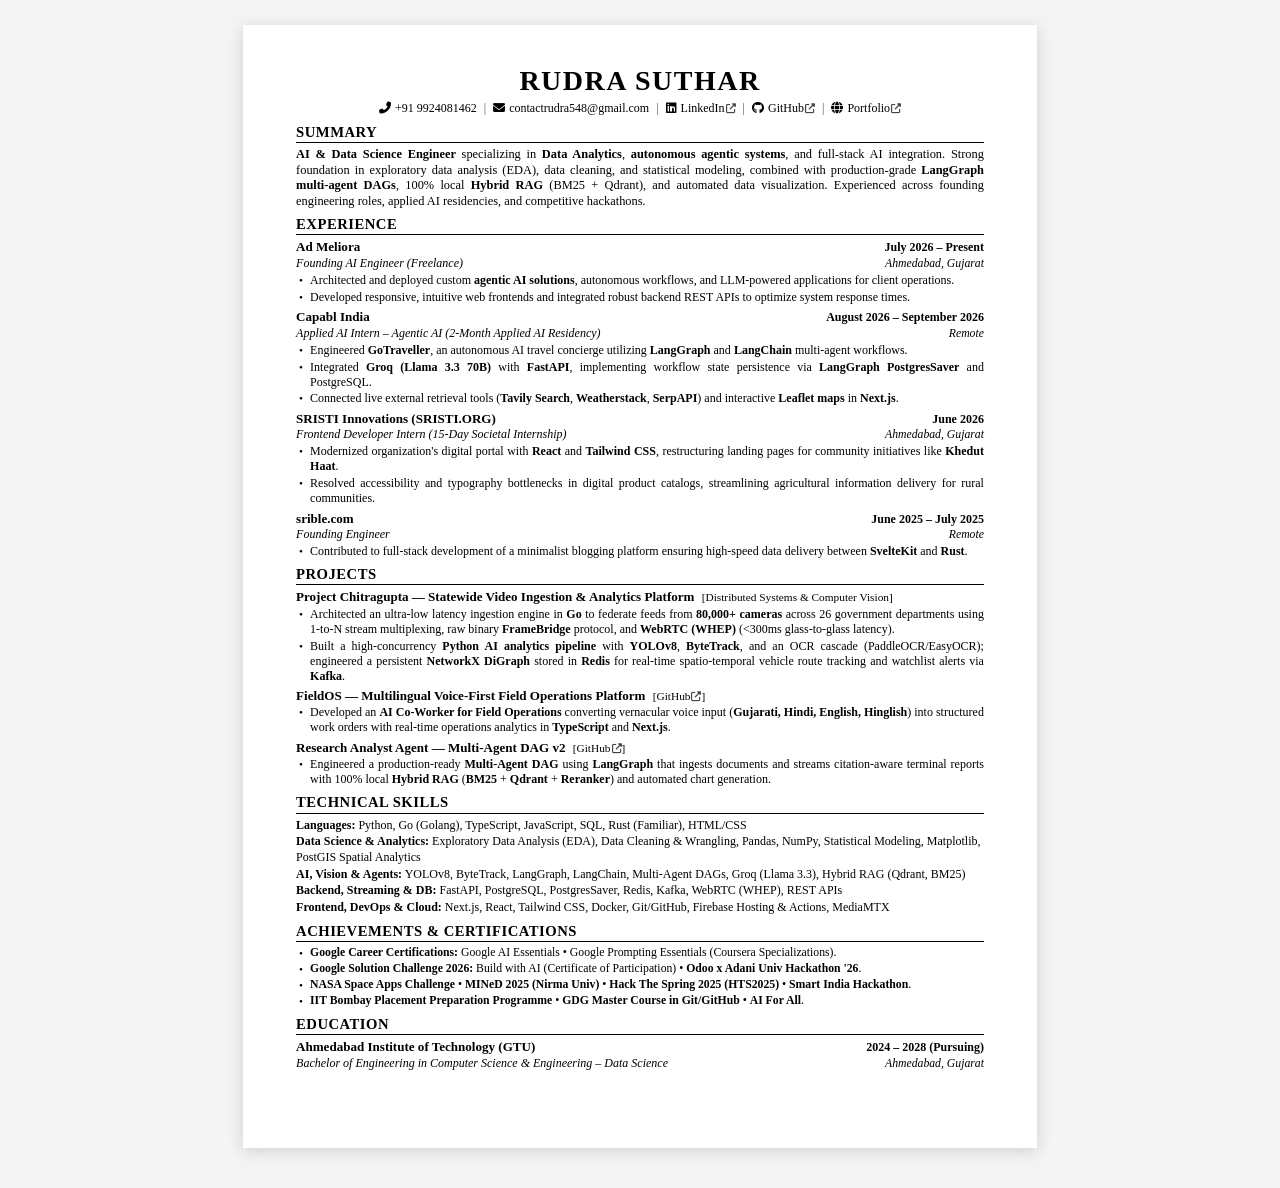
<file: resume.html>
<!DOCTYPE html>
<html lang="en">
<head>
    <meta charset="UTF-8">
    <meta name="viewport" content="width=device-width, initial-scale=1.0">
    <title>Rudra Suthar - Resume</title>
    <link rel="stylesheet" href="https://cdnjs.cloudflare.com/ajax/libs/font-awesome/6.5.2/css/all.min.css">
    <style>
        /* Jake's Resume / Classic LaTeX Ivy League Format */
        * {
            margin: 0;
            padding: 0;
            box-sizing: border-box;
        }

        body {
            font-family: 'Times New Roman', Times, 'Nimbus Roman No9 L', serif;
            color: #000000;
            background-color: #f4f4f4;
            line-height: 1.25;
            font-size: 10pt;
            -webkit-print-color-adjust: exact;
            print-color-adjust: exact;
        }

        /* Single Page Resume Container */
        .resume-container {
            width: 210mm;
            min-height: 297mm;
            max-height: 297mm;
            margin: 25px auto 40px;
            background: #ffffff;
            padding: 10mm 14mm 8mm 14mm;
            box-shadow: 0 3px 15px rgba(0,0,0,0.15);
            box-sizing: border-box;
            overflow: hidden; /* Strict 1-page fit */
        }

        /* Header */
        .header {
            text-align: center;
            margin-bottom: 7px;
        }

        .name {
            font-size: 21pt;
            font-weight: 700;
            letter-spacing: 1.5px;
            text-transform: uppercase;
            margin-bottom: 3px;
        }

        .contact-bar {
            font-size: 9pt;
            display: flex;
            justify-content: center;
            align-items: center;
            flex-wrap: wrap;
            gap: 5px;
        }

        .contact-bar span {
            display: inline-flex;
            align-items: center;
            gap: 4px;
        }

        .contact-bar a {
            color: #000000;
            text-decoration: none;
        }

        .contact-bar a:hover {
            text-decoration: underline;
        }

        .contact-sep {
            color: #555555;
            margin: 0 2px;
        }

        .ext-icon {
            font-size: 7.5pt;
            margin-left: 1px;
            color: #444444;
        }

        /* Section Styling */
        .section {
            margin-top: 6px;
            margin-bottom: 2px;
        }

        .section-header {
            font-size: 11pt;
            font-weight: 700;
            text-transform: uppercase;
            border-bottom: 0.8px solid #000000;
            padding-bottom: 1px;
            margin-bottom: 4px;
            letter-spacing: 0.5px;
        }

        /* Section Content */
        .summary-text {
            font-size: 9.3pt;
            text-align: justify;
            line-height: 1.25;
            margin-bottom: 2px;
        }

        /* Experience & Projects Entries */
        .item {
            margin-bottom: 4.5px;
        }

        .item-header {
            display: flex;
            justify-content: space-between;
            align-items: baseline;
            font-size: 9.8pt;
        }

        .item-title-left {
            font-weight: 700;
        }

        .item-date-right {
            font-size: 9pt;
            font-weight: 700;
            white-space: nowrap;
        }

        .item-subrow {
            display: flex;
            justify-content: space-between;
            align-items: baseline;
            font-size: 9pt;
            font-style: italic;
            margin-bottom: 1.5px;
        }

        .item-location {
            font-style: italic;
            font-size: 8.8pt;
        }

        /* Bullet lists */
        .bullet-list {
            list-style: none;
            padding-left: 0;
            margin-top: 1px;
        }

        .bullet-list li {
            position: relative;
            padding-left: 14px;
            font-size: 9pt;
            line-height: 1.25;
            margin-bottom: 1.8px;
            text-align: justify;
        }

        .bullet-list li::before {
            content: "•";
            position: absolute;
            left: 3px;
            font-size: 8.5pt;
        }

        /* Project Specific */
        .project-links {
            font-size: 8.5pt;
            font-weight: normal;
            margin-left: 4px;
        }

        .project-links a {
            color: #000000;
            text-decoration: none;
        }

        .project-links a:hover {
            text-decoration: underline;
        }

        /* Skills Section */
        .skills-list {
            list-style: none;
            padding-left: 0;
        }

        .skills-list li {
            font-size: 9pt;
            line-height: 1.28;
            margin-bottom: 1.5px;
        }

        .skills-category {
            font-weight: 700;
        }

        /* Achievements */
        .achieve-list {
            list-style: none;
            padding-left: 0;
        }

        .achieve-list li {
            position: relative;
            padding-left: 14px;
            font-size: 8.8pt;
            line-height: 1.25;
            margin-bottom: 1.5px;
        }

        .achieve-list li::before {
            content: "•";
            position: absolute;
            left: 3px;
            font-size: 8.5pt;
        }

        /* Highlight keywords */
        strong, b {
            font-weight: 700;
        }

        /* Print Settings for Exact 1-Page PDF Output */
        @media print {
            body {
                background: #ffffff;
                margin: 0;
                padding: 0;
            }

            .resume-container {
                width: 100%;
                min-height: 100vh;
                max-height: 100vh;
                box-shadow: none;
                margin: 0;
                padding: 0;
                overflow: visible;
            }

            @page {
                size: A4 portrait;
                margin: 8mm 12mm 6mm 12mm;
            }

            a {
                color: #000000 !important;
                text-decoration: none !important;
            }
        }
    </style>
</head>
<body>

    <!-- Resume Page Container -->
    <div class="resume-container">
        
        <!-- Header -->
        <header class="header">
            <h1 class="name">Rudra Suthar</h1>
            <div class="contact-bar">
                <span><i class="fas fa-phone-alt"></i> +91 9924081462</span>
                <span class="contact-sep">|</span>
                <span><i class="fas fa-envelope"></i> <a href="mailto:contactrudra548@gmail.com">contactrudra548@gmail.com</a></span>
                <span class="contact-sep">|</span>
                <span><i class="fab fa-linkedin"></i> <a href="https://www.linkedin.com/in/rudra-suthar-a77878316/" target="_blank">LinkedIn<i class="fas fa-external-link-alt ext-icon"></i></a></span>
                <span class="contact-sep">|</span>
                <span><i class="fab fa-github"></i> <a href="https://github.com/RudraSuthar-web" target="_blank">GitHub<i class="fas fa-external-link-alt ext-icon"></i></a></span>
                <span class="contact-sep">|</span>
                <span><i class="fas fa-globe"></i> <a href="https://rudra-suthar-portfolio.web.app/" target="_blank">Portfolio<i class="fas fa-external-link-alt ext-icon"></i></a></span>
            </div>
        </header>

        <!-- Summary -->
        <section class="section">
            <h2 class="section-header">Summary</h2>
            <p class="summary-text">
                <strong>AI & Data Science Engineer</strong> specializing in <strong>Data Analytics</strong>, <strong>autonomous agentic systems</strong>, and full-stack AI integration. Strong foundation in exploratory data analysis (EDA), data cleaning, and statistical modeling, combined with production-grade <strong>LangGraph multi-agent DAGs</strong>, 100% local <strong>Hybrid RAG</strong> (BM25 + Qdrant), and automated data visualization. Experienced across founding engineering roles, applied AI residencies, and competitive hackathons.
            </p>
        </section>

        <!-- Experience & Internships -->
        <section class="section">
            <h2 class="section-header">Experience</h2>

            <!-- Ad Meliora -->
            <div class="item">
                <div class="item-header">
                    <span class="item-title-left">Ad Meliora</span>
                    <span class="item-date-right">July 2026 – Present</span>
                </div>
                <div class="item-subrow">
                    <span>Founding AI Engineer (Freelance)</span>
                    <span class="item-location">Ahmedabad, Gujarat</span>
                </div>
                <ul class="bullet-list">
                    <li>Architected and deployed custom <strong>agentic AI solutions</strong>, autonomous workflows, and LLM-powered applications for client operations.</li>
                    <li>Developed responsive, intuitive web frontends and integrated robust backend REST APIs to optimize system response times.</li>
                </ul>
            </div>

            <!-- Capabl India -->
            <div class="item">
                <div class="item-header">
                    <span class="item-title-left">Capabl India</span>
                    <span class="item-date-right">August 2026 – September 2026</span>
                </div>
                <div class="item-subrow">
                    <span>Applied AI Intern – Agentic AI (2-Month Applied AI Residency)</span>
                    <span class="item-location">Remote</span>
                </div>
                <ul class="bullet-list">
                    <li>Engineered <strong>GoTraveller</strong>, an autonomous AI travel concierge utilizing <strong>LangGraph</strong> and <strong>LangChain</strong> multi-agent workflows.</li>
                    <li>Integrated <strong>Groq (Llama 3.3 70B)</strong> with <strong>FastAPI</strong>, implementing workflow state persistence via <strong>LangGraph PostgresSaver</strong> and PostgreSQL.</li>
                    <li>Connected live external retrieval tools (<strong>Tavily Search</strong>, <strong>Weatherstack</strong>, <strong>SerpAPI</strong>) and interactive <strong>Leaflet maps</strong> in <strong>Next.js</strong>.</li>
                </ul>
            </div>

            <!-- SRISTI.ORG -->
            <div class="item">
                <div class="item-header">
                    <span class="item-title-left">SRISTI Innovations (SRISTI.ORG)</span>
                    <span class="item-date-right">June 2026</span>
                </div>
                <div class="item-subrow">
                    <span>Frontend Developer Intern (15-Day Societal Internship)</span>
                    <span class="item-location">Ahmedabad, Gujarat</span>
                </div>
                <ul class="bullet-list">
                    <li>Modernized organization's digital portal with <strong>React</strong> and <strong>Tailwind CSS</strong>, restructuring landing pages for community initiatives like <strong>Khedut Haat</strong>.</li>
                    <li>Resolved accessibility and typography bottlenecks in digital product catalogs, streamlining agricultural information delivery for rural communities.</li>
                </ul>
            </div>

            <!-- Srible -->
            <div class="item">
                <div class="item-header">
                    <span class="item-title-left">srible.com</span>
                    <span class="item-date-right">June 2025 – July 2025</span>
                </div>
                <div class="item-subrow">
                    <span>Founding Engineer</span>
                    <span class="item-location">Remote</span>
                </div>
                <ul class="bullet-list">
                    <li>Contributed to full-stack development of a minimalist blogging platform ensuring high-speed data delivery between <strong>SvelteKit</strong> and <strong>Rust</strong>.</li>
                </ul>
            </div>
        </section>

        <!-- Projects -->
        <section class="section">
            <h2 class="section-header">Projects</h2>

            <!-- Chitragupta -->
            <div class="item">
                <div class="item-header">
                    <span><strong>Project Chitragupta — Statewide Video Ingestion & Analytics Platform</strong> <span class="project-links">[Distributed Systems & Computer Vision]</span></span>
                </div>
                <ul class="bullet-list">
                    <li>Architected an ultra-low latency ingestion engine in <strong>Go</strong> to federate feeds from <strong>80,000+ cameras</strong> across 26 government departments using 1-to-N stream multiplexing, raw binary <strong>FrameBridge</strong> protocol, and <strong>WebRTC (WHEP)</strong> (<300ms glass-to-glass latency).</li>
                    <li>Built a high-concurrency <strong>Python AI analytics pipeline</strong> with <strong>YOLOv8</strong>, <strong>ByteTrack</strong>, and an OCR cascade (PaddleOCR/EasyOCR); engineered a persistent <strong>NetworkX DiGraph</strong> stored in <strong>Redis</strong> for real-time spatio-temporal vehicle route tracking and watchlist alerts via <strong>Kafka</strong>.</li>
                </ul>
            </div>

            <!-- FieldOS -->
            <div class="item">
                <div class="item-header">
                    <span><strong>FieldOS — Multilingual Voice-First Field Operations Platform</strong> <span class="project-links">[<a href="https://github.com/RudraSuthar-web/FieldOS" target="_blank">GitHub<i class="fas fa-external-link-alt ext-icon"></i></a>]</span></span>
                </div>
                <ul class="bullet-list">
                    <li>Developed an <strong>AI Co-Worker for Field Operations</strong> converting vernacular voice input (<strong>Gujarati, Hindi, English, Hinglish</strong>) into structured work orders with real-time operations analytics in <strong>TypeScript</strong> and <strong>Next.js</strong>.</li>
                </ul>
            </div>

            <!-- Research Analyst Agent -->
            <div class="item">
                <div class="item-header">
                    <span><strong>Research Analyst Agent — Multi-Agent DAG v2</strong> <span class="project-links">[<a href="https://github.com/RudraSuthar-web/Research-Analyst-Agent" target="_blank">GitHub<i class="fas fa-external-link-alt ext-icon"></i></a>]</span></span>
                </div>
                <ul class="bullet-list">
                    <li>Engineered a production-ready <strong>Multi-Agent DAG</strong> using <strong>LangGraph</strong> that ingests documents and streams citation-aware terminal reports with 100% local <strong>Hybrid RAG</strong> (<strong>BM25</strong> + <strong>Qdrant</strong> + <strong>Reranker</strong>) and automated chart generation.</li>
                </ul>
            </div>
        </section>

        <!-- Technical Skills -->
        <section class="section">
            <h2 class="section-header">Technical Skills</h2>
            <ul class="skills-list">
                <li><span class="skills-category">Languages:</span> Python, Go (Golang), TypeScript, JavaScript, SQL, Rust (Familiar), HTML/CSS</li>
                <li><span class="skills-category">Data Science & Analytics:</span> Exploratory Data Analysis (EDA), Data Cleaning & Wrangling, Pandas, NumPy, Statistical Modeling, Matplotlib, PostGIS Spatial Analytics</li>
                <li><span class="skills-category">AI, Vision & Agents:</span> YOLOv8, ByteTrack, LangGraph, LangChain, Multi-Agent DAGs, Groq (Llama 3.3), Hybrid RAG (Qdrant, BM25)</li>
                <li><span class="skills-category">Backend, Streaming & DB:</span> FastAPI, PostgreSQL, PostgresSaver, Redis, Kafka, WebRTC (WHEP), REST APIs</li>
                <li><span class="skills-category">Frontend, DevOps & Cloud:</span> Next.js, React, Tailwind CSS, Docker, Git/GitHub, Firebase Hosting & Actions, MediaMTX</li>
            </ul>
        </section>

        <!-- Achievements & Certifications -->
        <section class="section">
            <h2 class="section-header">Achievements & Certifications</h2>
            <ul class="achieve-list">
                <li><strong>Google Career Certifications:</strong> Google AI Essentials &bull; Google Prompting Essentials (Coursera Specializations).</li>
                <li><strong>Google Solution Challenge 2026:</strong> Build with AI (Certificate of Participation) &bull; <strong>Odoo x Adani Univ Hackathon '26</strong>.</li>
                <li><strong>NASA Space Apps Challenge</strong> &bull; <strong>MINeD 2025 (Nirma Univ)</strong> &bull; <strong>Hack The Spring 2025 (HTS2025)</strong> &bull; <strong>Smart India Hackathon</strong>.</li>
                <li><strong>IIT Bombay Placement Preparation Programme</strong> &bull; <strong>GDG Master Course in Git/GitHub</strong> &bull; <strong>AI For All</strong>.</li>
            </ul>
        </section>

        <!-- Education -->
        <section class="section">
            <h2 class="section-header">Education</h2>
            <div class="item">
                <div class="item-header">
                    <span class="item-title-left">Ahmedabad Institute of Technology (GTU)</span>
                    <span class="item-date-right">2024 – 2028 (Pursuing)</span>
                </div>
                <div class="item-subrow">
                    <span>Bachelor of Engineering in Computer Science & Engineering – Data Science</span>
                    <span class="item-location">Ahmedabad, Gujarat</span>
                </div>
            </div>
        </section>

    </div>

</body>
</html>
</file>
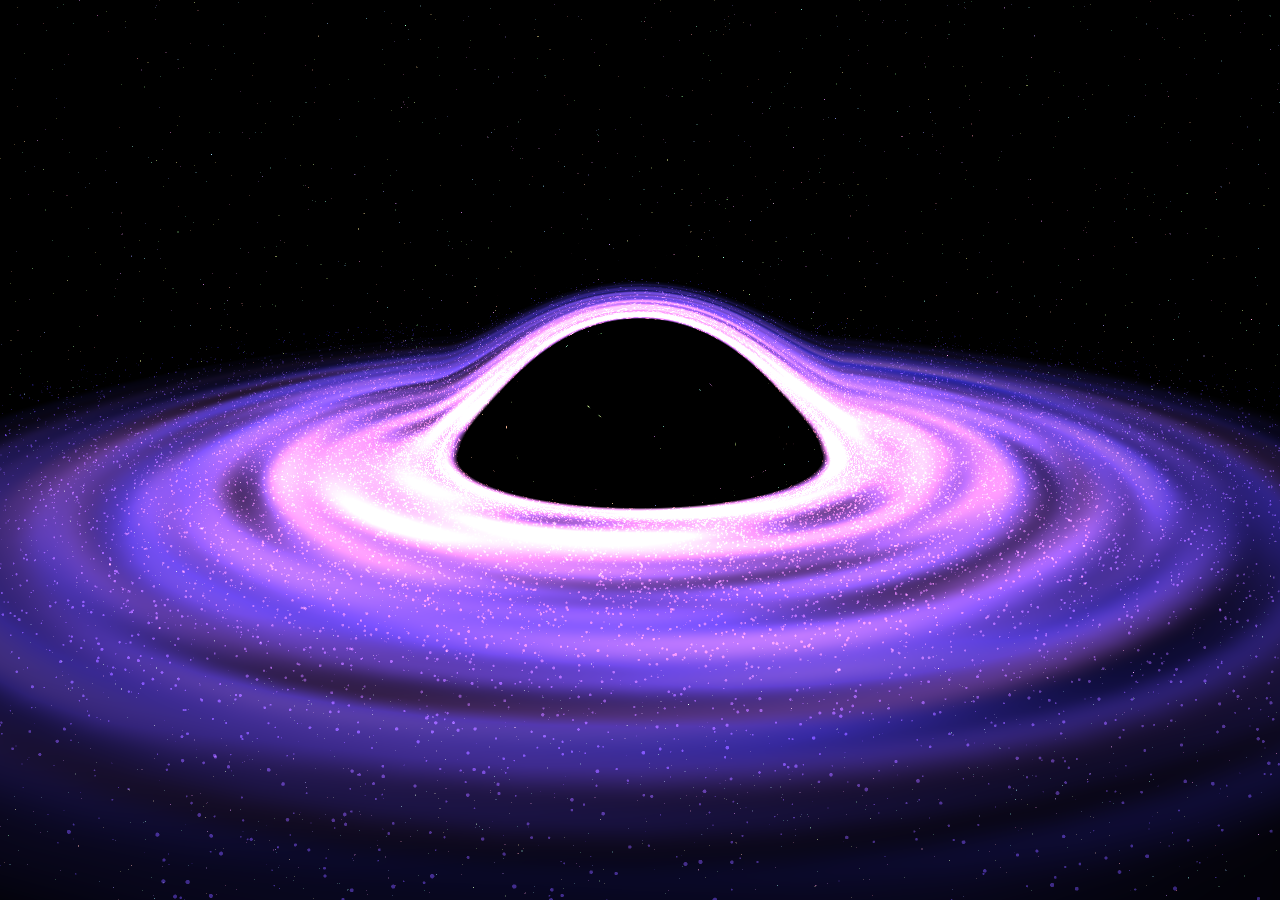
<file: Orrery-Web-App-main/pages/black-hole.html>
<!DOCTYPE html>
<html lang="en">
<head>
    <meta charset="UTF-8">
    <meta name="viewport" content="width=device-width, initial-scale=1.0">
    <link rel="stylesheet" href="../css/black-hole.css">
    <title>Black Hole</title>
</head>
<body>


    <div class="experience"></div>
    

    <script src="../js/black-hole.js"></script>
</body>
</html>
</file>
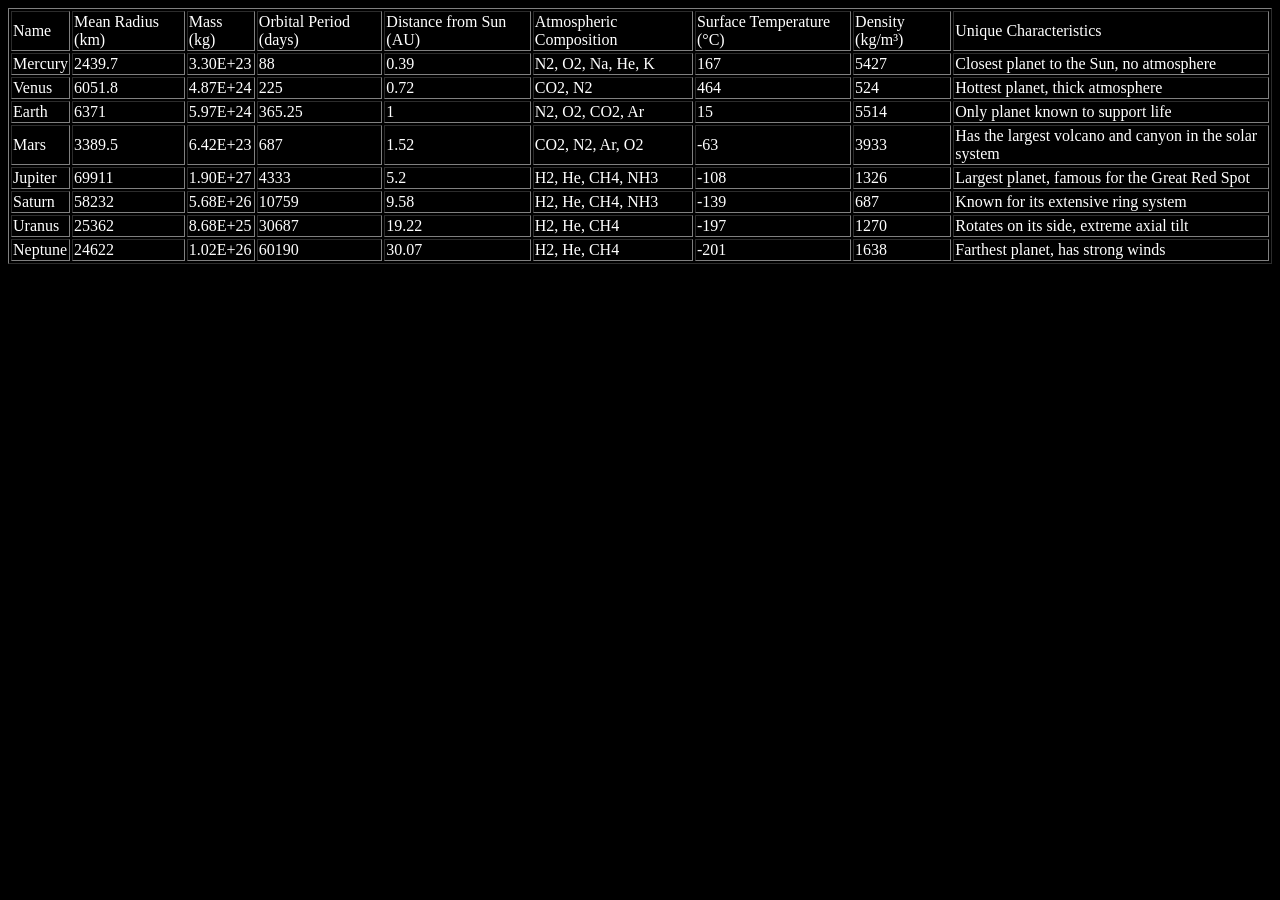
<file: Orrery-Web-App-main/planetsdata/output.html>
<html>

<head>
    <title>Planet Data</title>
    <style>
        body{
            background-color: black;
            color: white;
        }
    </style>
</head>

<body>
    <table border="1">
        <tr>
            <td>﻿Name</td>
            <td>Mean Radius (km)</td>
            <td>Mass (kg)</td>
            <td>Orbital Period (days)</td>
            <td>Distance from Sun (AU)</td>
            <td>Atmospheric Composition</td>
            <td>Surface Temperature (°C)</td>
            <td>Density (kg/m³)</td>
            <td>Unique Characteristics</td>
        </tr>
        <tr>
            <td>Mercury</td>
            <td>2439.7</td>
            <td>3.30E+23</td>
            <td>88</td>
            <td>0.39</td>
            <td>N2, O2, Na, He, K</td>
            <td>167</td>
            <td>5427</td>
            <td>Closest planet to the Sun, no atmosphere</td>
        </tr>
        <tr>
            <td>Venus</td>
            <td>6051.8</td>
            <td>4.87E+24</td>
            <td>225</td>
            <td>0.72</td>
            <td>CO2, N2</td>
            <td>464</td>
            <td>524</td>
            <td>Hottest planet, thick atmosphere</td>
        </tr>
        <tr>
            <td>Earth</td>
            <td>6371</td>
            <td>5.97E+24</td>
            <td>365.25</td>
            <td>1</td>
            <td>N2, O2, CO2, Ar</td>
            <td>15</td>
            <td>5514</td>
            <td>Only planet known to support life</td>
        </tr>
        <tr>
            <td>Mars</td>
            <td>3389.5</td>
            <td>6.42E+23</td>
            <td>687</td>
            <td>1.52</td>
            <td>CO2, N2, Ar, O2</td>
            <td>-63</td>
            <td>3933</td>
            <td>Has the largest volcano and canyon in the solar system</td>
        </tr>
        <tr>
            <td>Jupiter</td>
            <td>69911</td>
            <td>1.90E+27</td>
            <td>4333</td>
            <td>5.2</td>
            <td>H2, He, CH4, NH3</td>
            <td>-108</td>
            <td>1326</td>
            <td>Largest planet, famous for the Great Red Spot</td>
        </tr>
        <tr>
            <td>Saturn</td>
            <td>58232</td>
            <td>5.68E+26</td>
            <td>10759</td>
            <td>9.58</td>
            <td>H2, He, CH4, NH3</td>
            <td>-139</td>
            <td>687</td>
            <td>Known for its extensive ring system</td>
        </tr>
        <tr>
            <td>Uranus</td>
            <td>25362</td>
            <td>8.68E+25</td>
            <td>30687</td>
            <td>19.22</td>
            <td>H2, He, CH4</td>
            <td>-197</td>
            <td>1270</td>
            <td>Rotates on its side, extreme axial tilt</td>
        </tr>
        <tr>
            <td>Neptune</td>
            <td>24622</td>
            <td>1.02E+26</td>
            <td>60190</td>
            <td>30.07</td>
            <td>H2, He, CH4</td>
            <td>-201</td>
            <td>1638</td>
            <td>Farthest planet, has strong winds</td>
        </tr>
    </table>
</body>

</html>
</file>
<file: Orrery-Web-App-main/css/black-hole.css>
*
{
    margin: 0;
    padding: 0;
    box-sizing: border-box;
}

html,
body
{
    overflow: hidden;
}

.experience
{
    position: fixed;
    width: 100vw;
    height: 100vh;
}

.credits
{
    position: absolute;
    bottom: 20px;
    right: 20px;
    color: #ffffff;
    text-align: right;
    font-family: 'Roboto', sans-serif;
}

.credits a
{
    color: inherit;
}
</file>
